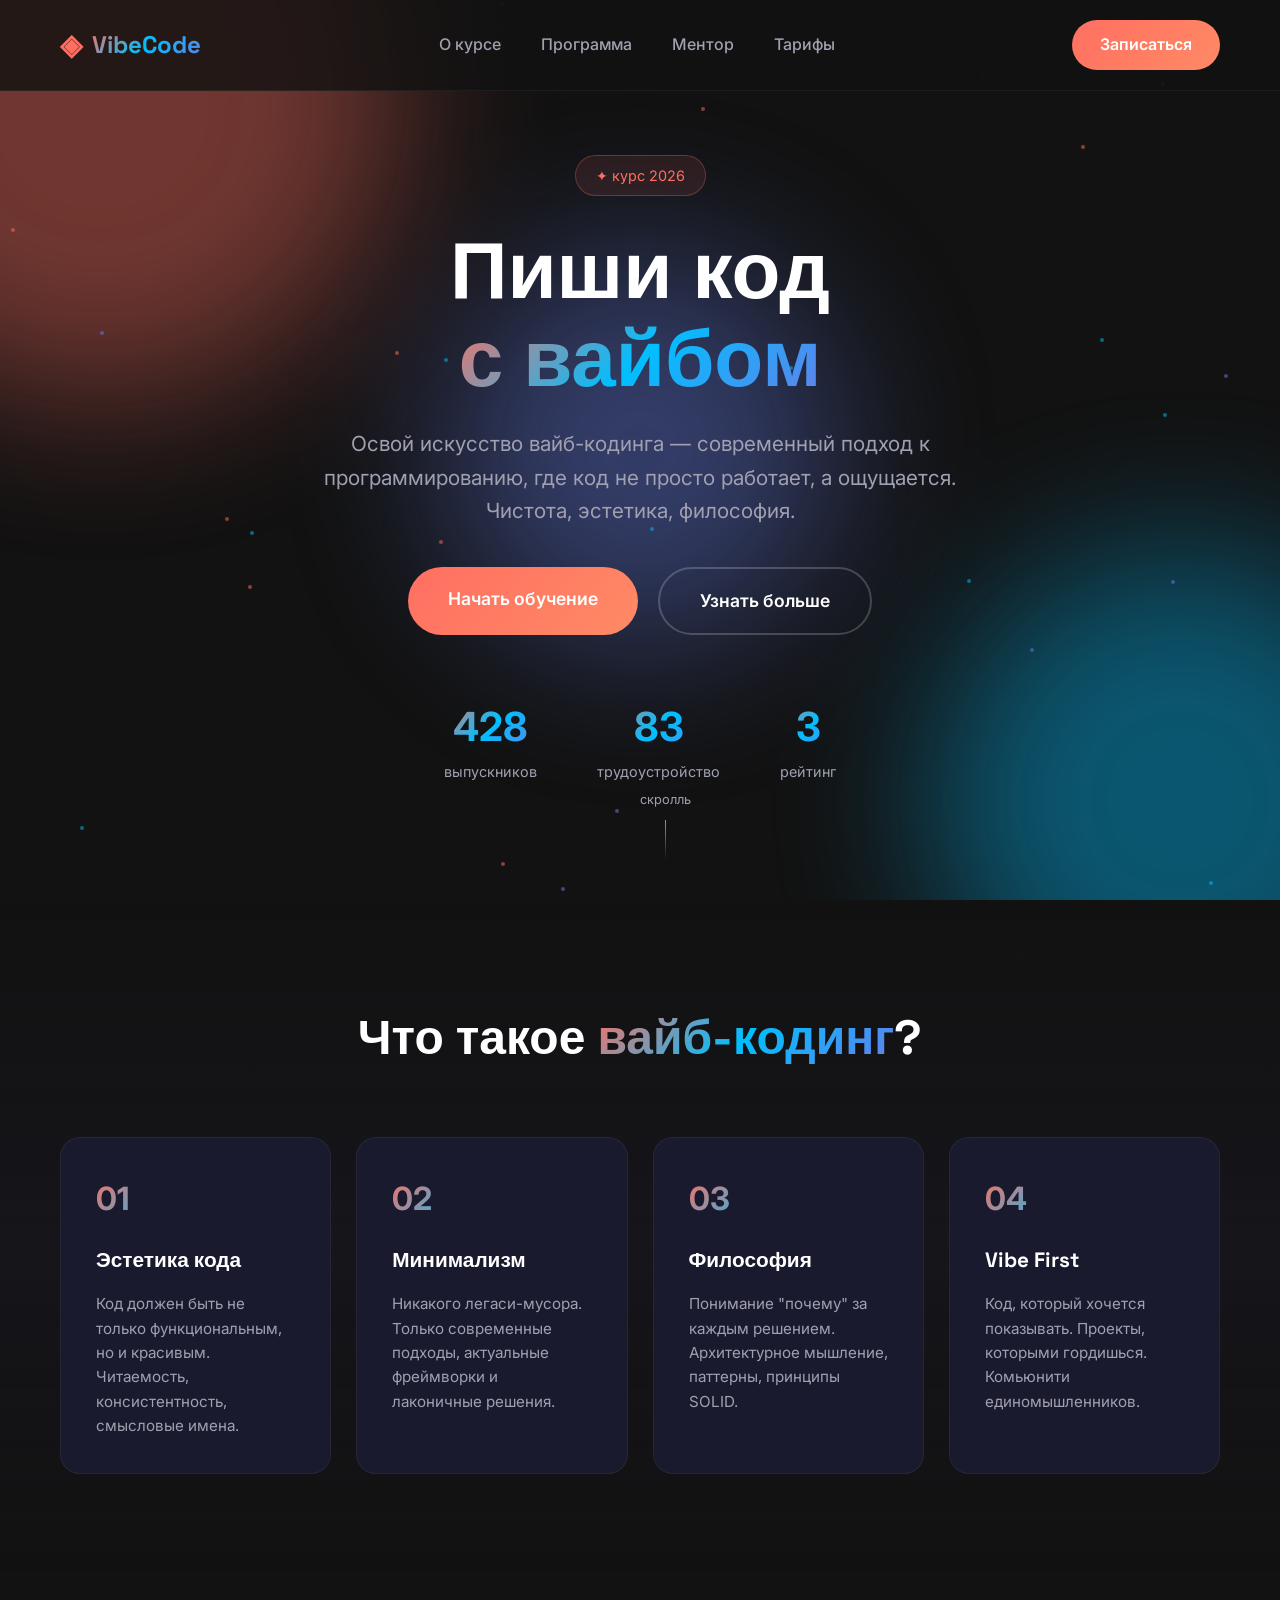
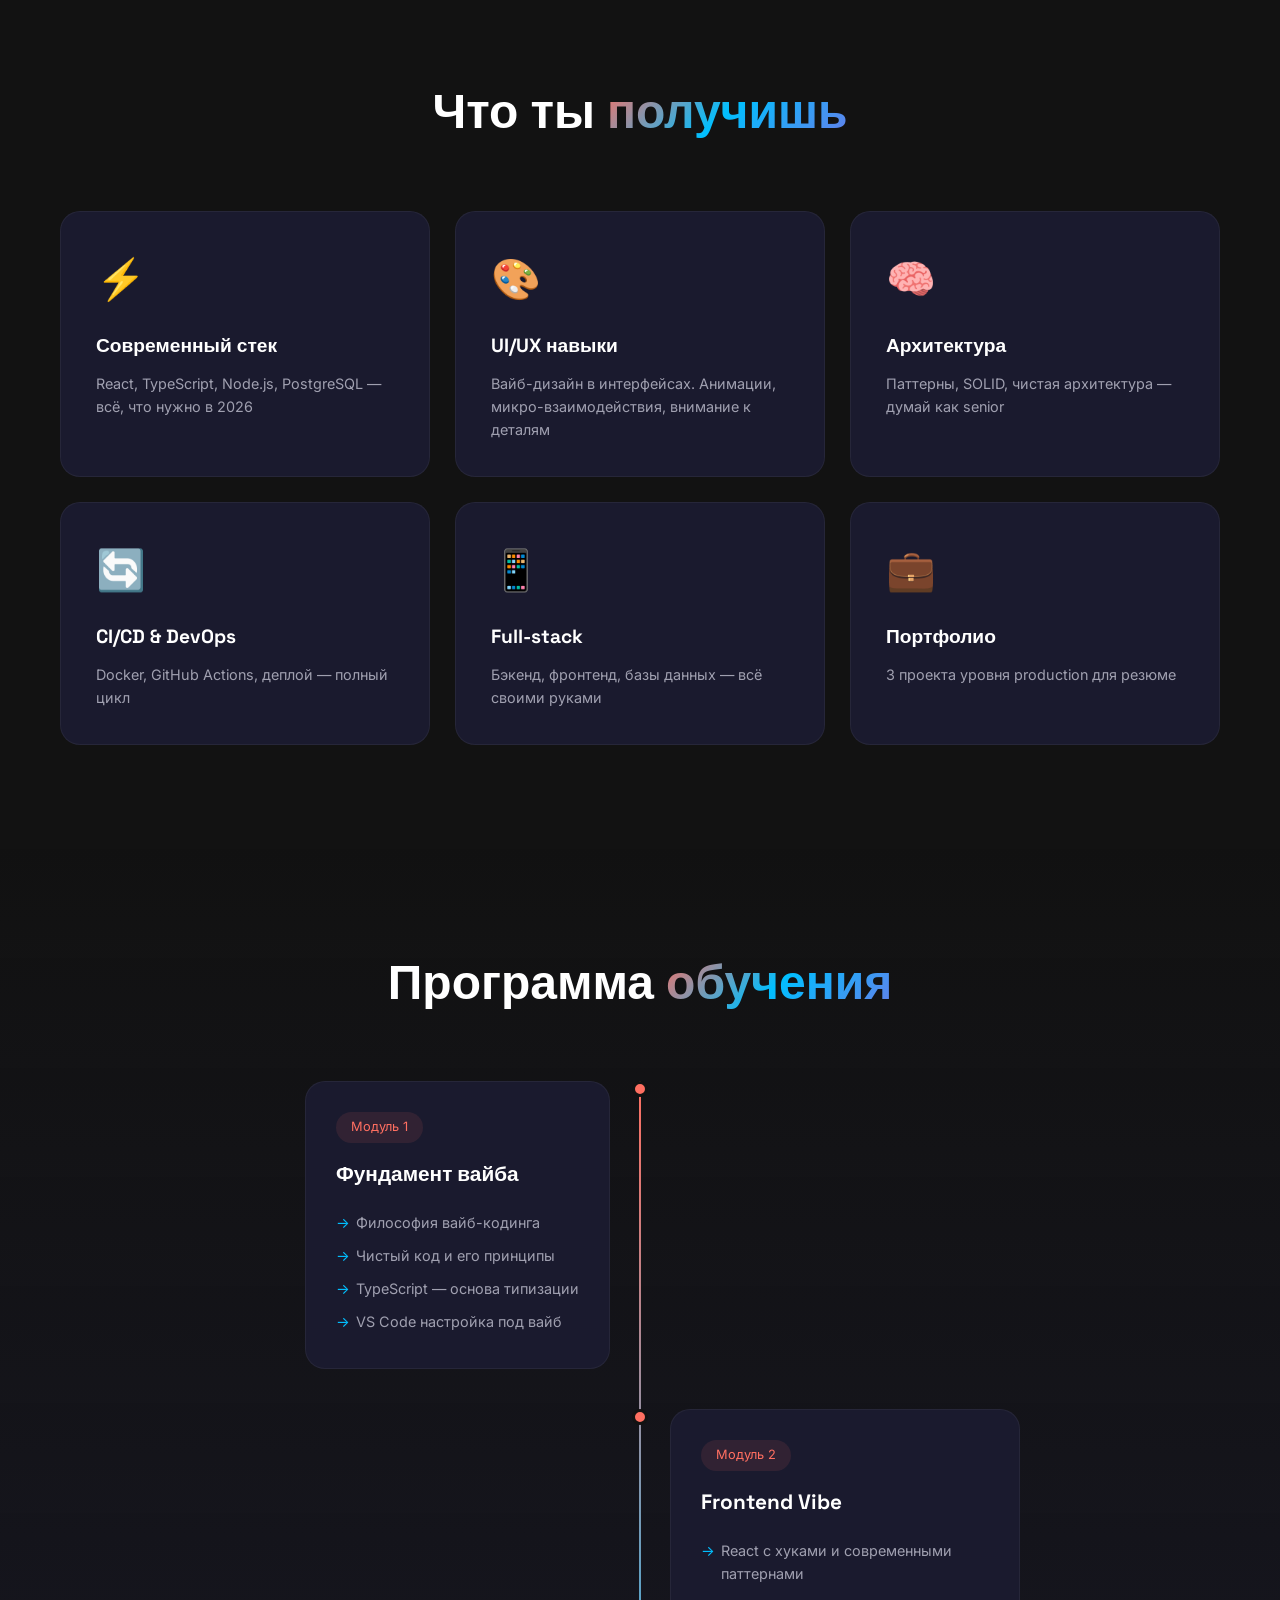
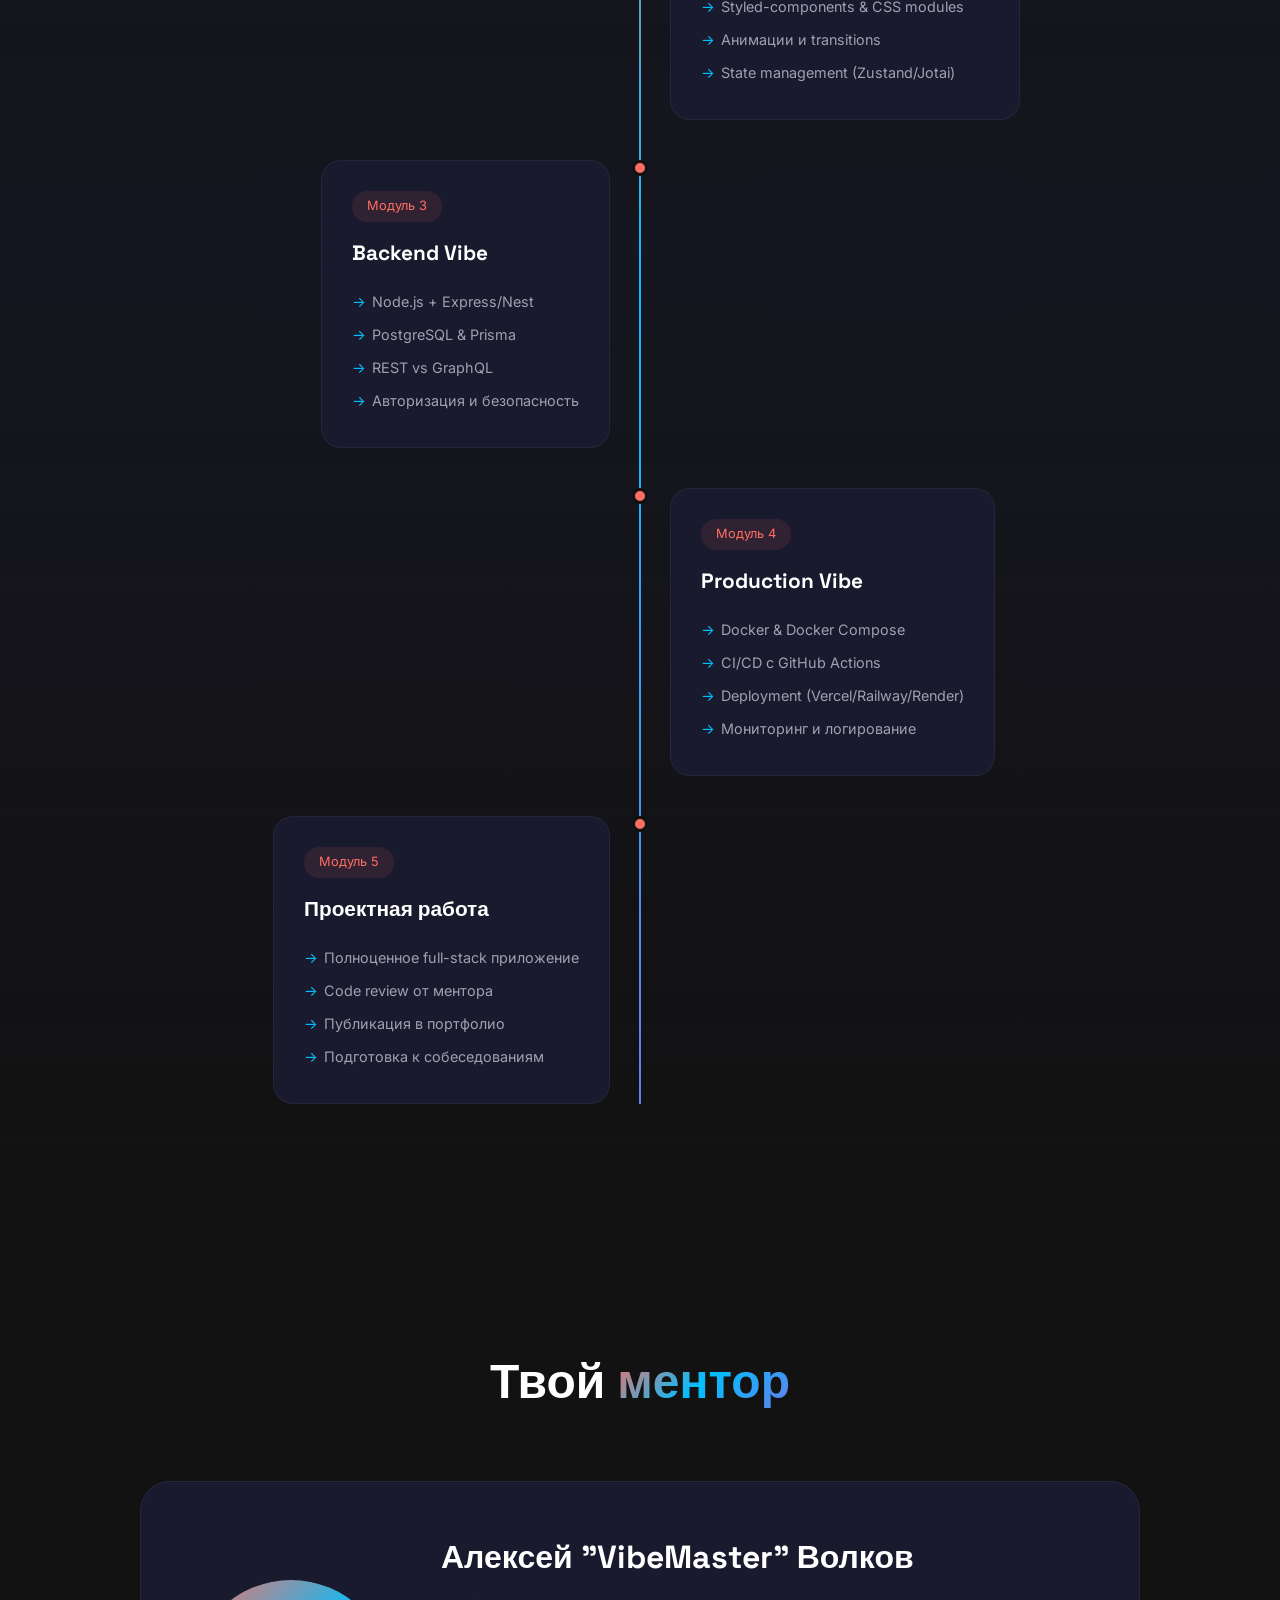
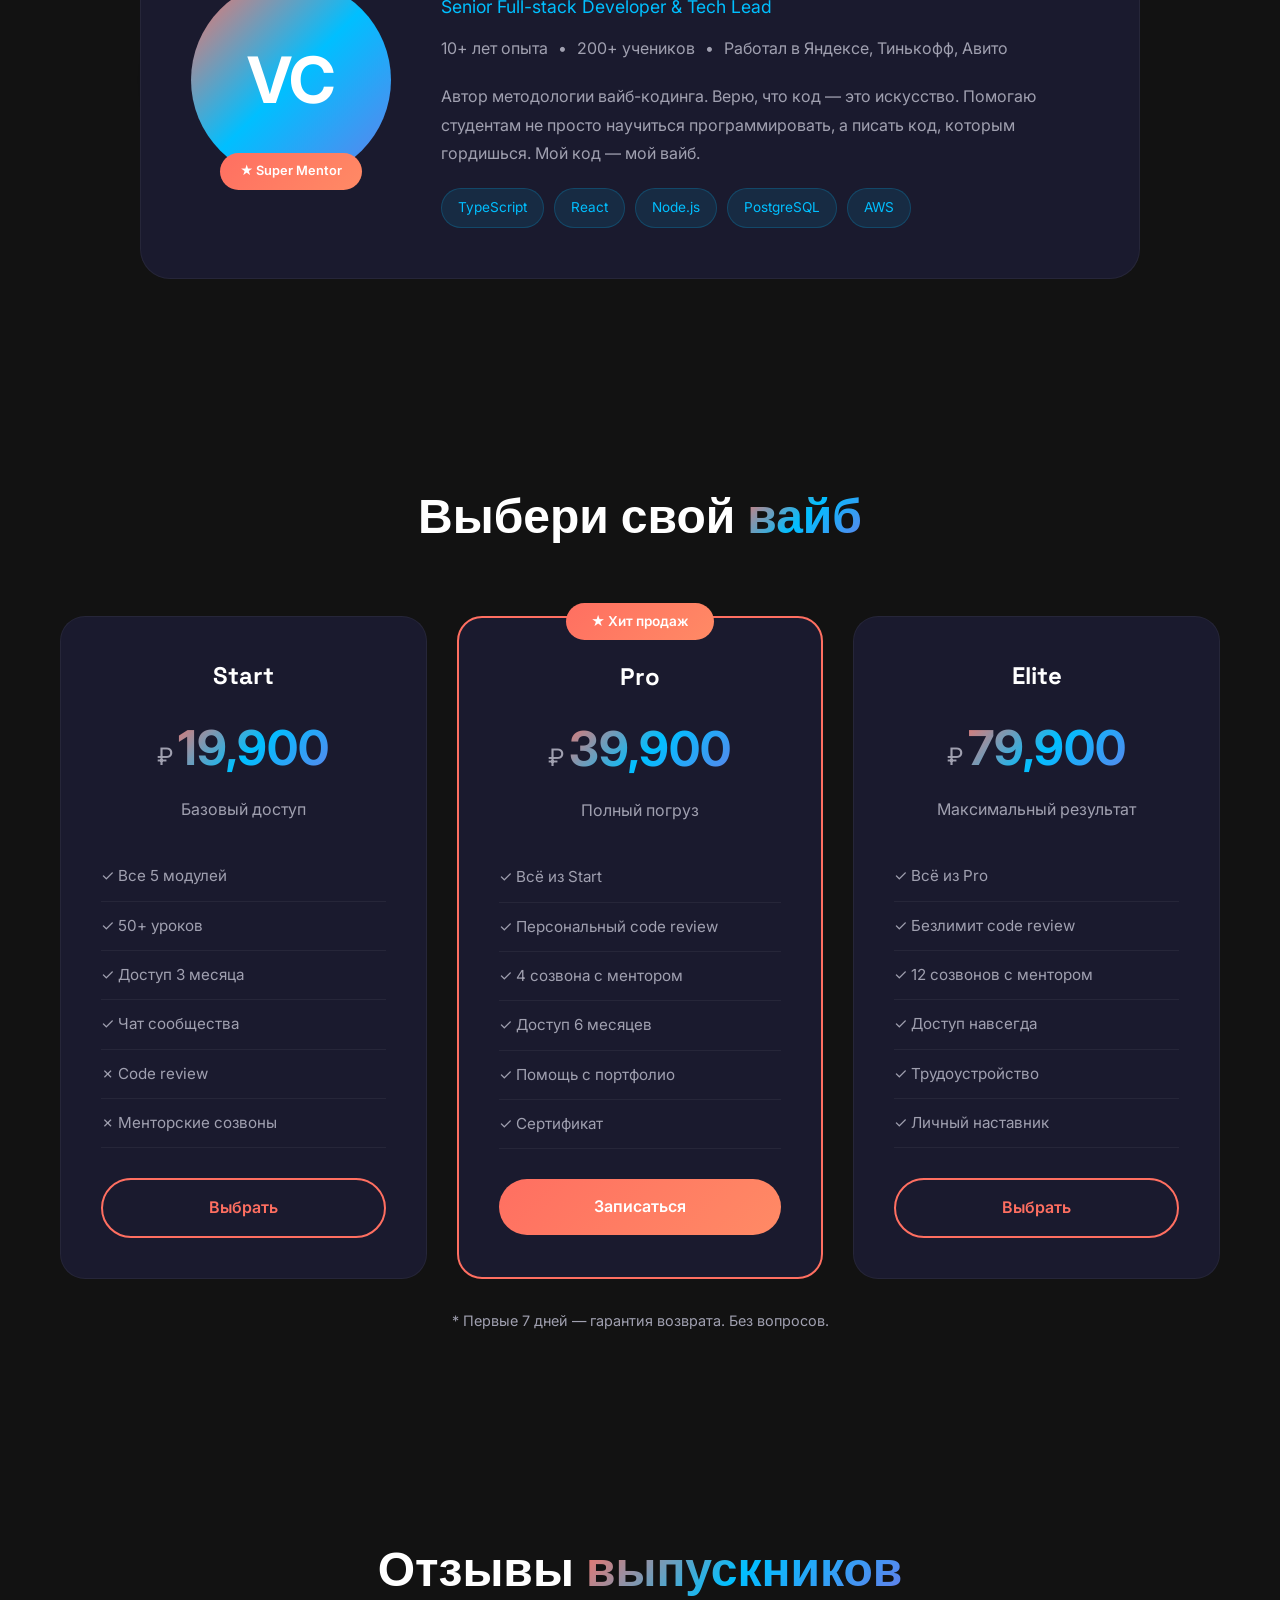
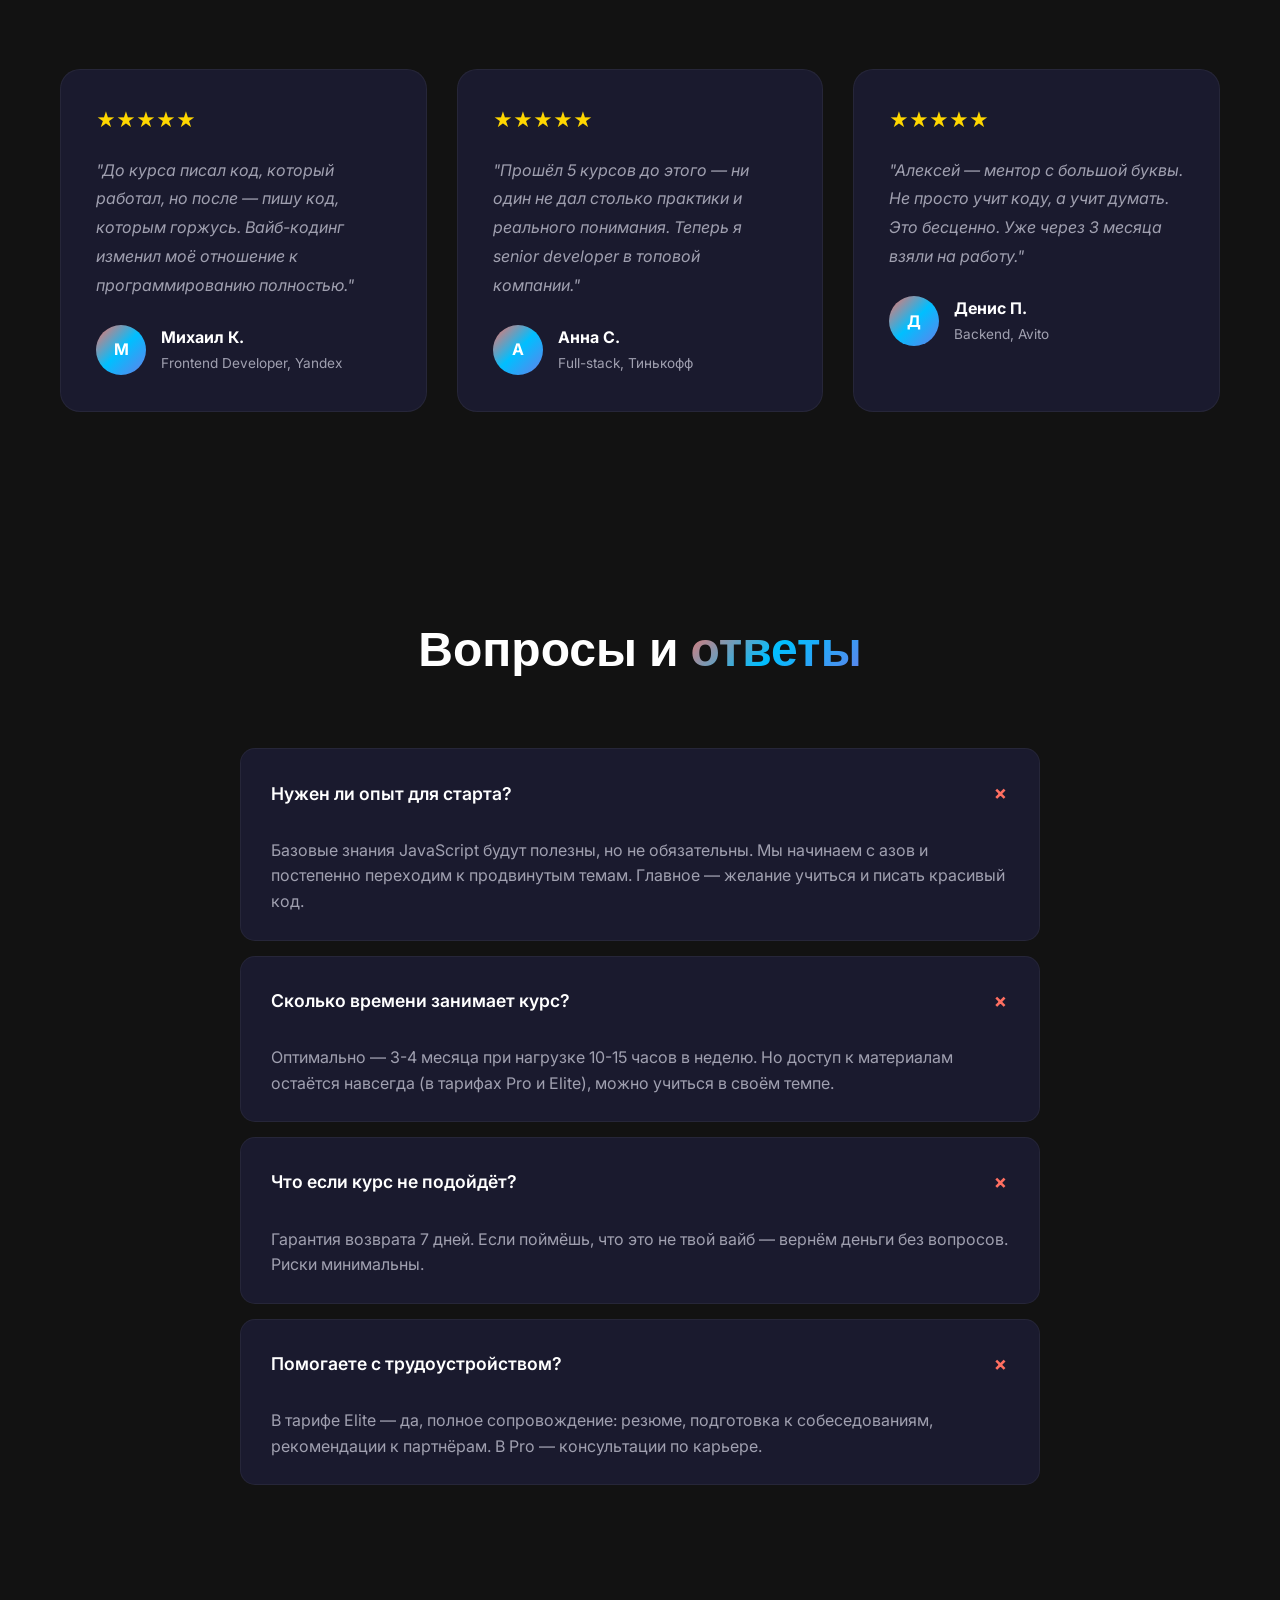
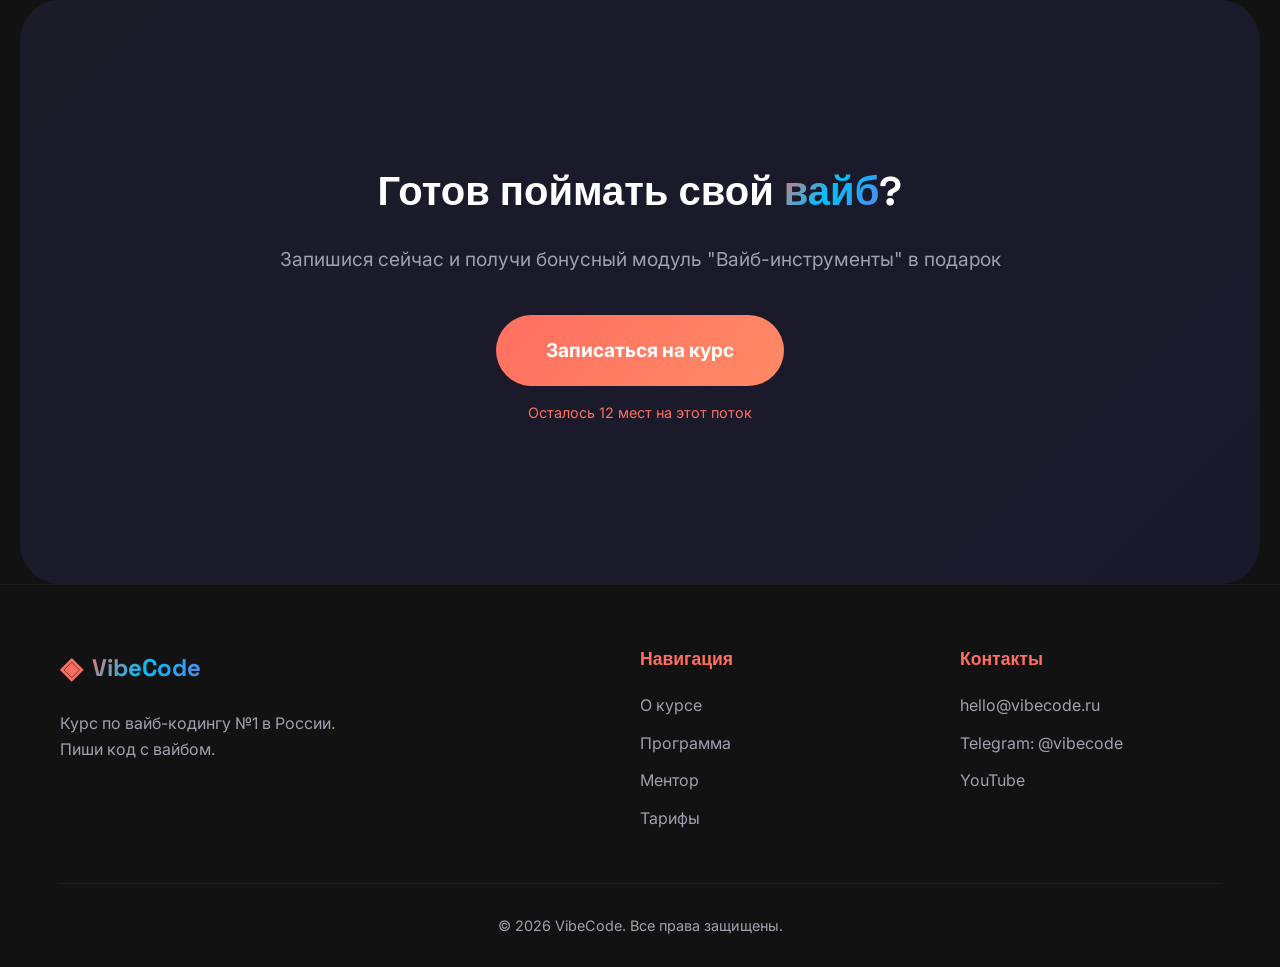
<file: CloudCodSite/index.html>
<!DOCTYPE html>
<html lang="ru">
<head>
    <meta charset="UTF-8">
    <meta name="viewport" content="width=device-width, initial-scale=1.0">
    <title>Vibe Code — Курс по вайб-кодингу</title>
    <link rel="preconnect" href="https://fonts.googleapis.com">
    <link rel="preconnect" href="https://fonts.gstatic.com" crossorigin>
    <link href="https://fonts.googleapis.com/css2?family=Space+Grotesk:wght@400;500;700&family=Inter:wght@300;400;500;600&display=swap" rel="stylesheet">
    <link rel="stylesheet" href="style.css">
</head>
<body>
    <!-- Animated Background -->
    <div class="animated-bg">
        <div class="gradient-orb orb-1"></div>
        <div class="gradient-orb orb-2"></div>
        <div class="gradient-orb orb-3"></div>
    </div>

    <!-- Navigation -->
    <nav class="navbar">
        <div class="container nav-container">
            <div class="logo">
                <span class="logo-icon">◈</span>
                <span class="logo-text">VibeCode</span>
            </div>
            <ul class="nav-links">
                <li><a href="#about">О курсе</a></li>
                <li><a href="#program">Программа</a></li>
                <li><a href="#mentor">Ментор</a></li>
                <li><a href="#pricing">Тарифы</a></li>
            </ul>
            <a href="#pricing" class="btn-nav">Записаться</a>
            <button class="mobile-menu-btn">
                <span></span>
                <span></span>
                <span></span>
            </button>
        </div>
    </nav>

    <!-- Hero Section -->
    <header class="hero">
        <div class="hero-particles" id="particles"></div>
        <div class="container hero-content">
            <div class="hero-badge">✦ курс 2026</div>
            <h1 class="hero-title">
                Пиши код<br>
                <span class="gradient-text">с вайбом</span>
            </h1>
            <p class="hero-subtitle">
                Освой искусство вайб-кодинга — современный подход к программированию, 
                где код не просто работает, а ощущается. Чистота, эстетика, философия.
            </p>
            <div class="hero-cta">
                <a href="#pricing" class="btn-glow">Начать обучение</a>
                <a href="#about" class="btn-outline">Узнать больше</a>
            </div>
            <div class="hero-stats">
                <div class="stat">
                    <span class="stat-number">500+</span>
                    <span class="stat-label">выпускников</span>
                </div>
                <div class="stat">
                    <span class="stat-number">97%</span>
                    <span class="stat-label">трудоустройство</span>
                </div>
                <div class="stat">
                    <span class="stat-number">4.9</span>
                    <span class="stat-label">рейтинг</span>
                </div>
            </div>
        </div>
        <div class="hero-scroll">
            <span>скролль</span>
            <div class="scroll-line"></div>
        </div>
    </header>

    <!-- About Section -->
    <section id="about" class="section about">
        <div class="container">
            <h2 class="section-title">Что такое <span class="gradient-text">вайб-кодинг</span>?</h2>
            <div class="about-grid">
                <div class="about-card">
                    <div class="card-icon">01</div>
                    <h3>Эстетика кода</h3>
                    <p>Код должен быть не только функциональным, но и красивым. Читаемость, консистентность, смысловые имена.</p>
                </div>
                <div class="about-card">
                    <div class="card-icon">02</div>
                    <h3>Минимализм</h3>
                    <p>Никакого легаси-мусора. Только современные подходы, актуальные фреймворки и лаконичные решения.</p>
                </div>
                <div class="about-card">
                    <div class="card-icon">03</div>
                    <h3>Философия</h3>
                    <p>Понимание "почему" за каждым решением. Архитектурное мышление, паттерны, принципы SOLID.</p>
                </div>
                <div class="about-card">
                    <div class="card-icon">04</div>
                    <h3>Vibe First</h3>
                    <p>Код, который хочется показывать. Проекты, которыми гордишься. Комьюнити единомышленников.</p>
                </div>
            </div>
        </div>
    </section>

    <!-- What You'll Learn -->
    <section class="section features">
        <div class="container">
            <h2 class="section-title">Что ты <span class="gradient-text">получишь</span></h2>
            <div class="features-grid">
                <div class="feature-card">
                    <div class="feature-icon">⚡</div>
                    <h4>Современный стек</h4>
                    <p>React, TypeScript, Node.js, PostgreSQL — всё, что нужно в 2026</p>
                </div>
                <div class="feature-card">
                    <div class="feature-icon">🎨</div>
                    <h4>UI/UX навыки</h4>
                    <p>Вайб-дизайн в интерфейсах. Анимации, микро-взаимодействия, внимание к деталям</p>
                </div>
                <div class="feature-card">
                    <div class="feature-icon">🧠</div>
                    <h4>Архитектура</h4>
                    <p>Паттерны, SOLID, чистая архитектура — думай как senior</p>
                </div>
                <div class="feature-card">
                    <div class="feature-icon">🔄</div>
                    <h4>CI/CD & DevOps</h4>
                    <p>Docker, GitHub Actions, деплой — полный цикл</p>
                </div>
                <div class="feature-card">
                    <div class="feature-icon">📱</div>
                    <h4>Full-stack</h4>
                    <p>Бэкенд, фронтенд, базы данных — всё своими руками</p>
                </div>
                <div class="feature-card">
                    <div class="feature-icon">💼</div>
                    <h4>Портфолио</h4>
                    <p>3 проекта уровня production для резюме</p>
                </div>
            </div>
        </div>
    </section>

    <!-- Program Section -->
    <section id="program" class="section program">
        <div class="container">
            <h2 class="section-title">Программа <span class="gradient-text">обучения</span></h2>
            <div class="timeline">
                <div class="timeline-item">
                    <div class="timeline-marker"></div>
                    <div class="timeline-content">
                        <span class="module-number">Модуль 1</span>
                        <h3>Фундамент вайба</h3>
                        <ul>
                            <li>Философия вайб-кодинга</li>
                            <li>Чистый код и его принципы</li>
                            <li>TypeScript — основа типизации</li>
                            <li>VS Code настройка под вайб</li>
                        </ul>
                    </div>
                </div>
                <div class="timeline-item">
                    <div class="timeline-marker"></div>
                    <div class="timeline-content">
                        <span class="module-number">Модуль 2</span>
                        <h3>Frontend Vibe</h3>
                        <ul>
                            <li>React с хуками и современными паттернами</li>
                            <li>Styled-components & CSS modules</li>
                            <li>Анимации и transitions</li>
                            <li>State management (Zustand/Jotai)</li>
                        </ul>
                    </div>
                </div>
                <div class="timeline-item">
                    <div class="timeline-marker"></div>
                    <div class="timeline-content">
                        <span class="module-number">Модуль 3</span>
                        <h3>Backend Vibe</h3>
                        <ul>
                            <li>Node.js + Express/Nest</li>
                            <li>PostgreSQL & Prisma</li>
                            <li>REST vs GraphQL</li>
                            <li>Авторизация и безопасность</li>
                        </ul>
                    </div>
                </div>
                <div class="timeline-item">
                    <div class="timeline-marker"></div>
                    <div class="timeline-content">
                        <span class="module-number">Модуль 4</span>
                        <h3>Production Vibe</h3>
                        <ul>
                            <li>Docker & Docker Compose</li>
                            <li>CI/CD с GitHub Actions</li>
                            <li>Deployment (Vercel/Railway/Render)</li>
                            <li>Мониторинг и логирование</li>
                        </ul>
                    </div>
                </div>
                <div class="timeline-item">
                    <div class="timeline-marker"></div>
                    <div class="timeline-content">
                        <span class="module-number">Модуль 5</span>
                        <h3>Проектная работа</h3>
                        <ul>
                            <li>Полноценное full-stack приложение</li>
                            <li>Code review от ментора</li>
                            <li>Публикация в портфолио</li>
                            <li>Подготовка к собеседованиям</li>
                        </ul>
                    </div>
                </div>
            </div>
        </div>
    </section>

    <!-- Mentor Section -->
    <section id="mentor" class="section mentor">
        <div class="container">
            <h2 class="section-title">Твой <span class="gradient-text">ментор</span></h2>
            <div class="mentor-card">
                <div class="mentor-image">
                    <div class="mentor-avatar">
                        <span>VC</span>
                    </div>
                    <div class="mentor-badge">★ Super Mentor</div>
                </div>
                <div class="mentor-info">
                    <h3>Алексей "VibeMaster" Волков</h3>
                    <p class="mentor-title">Senior Full-stack Developer & Tech Lead</p>
                    <div class="mentor-stats">
                        <span>10+ лет опыта</span>
                        <span>•</span>
                        <span>200+ учеников</span>
                        <span>•</span>
                        <span>Работал в Яндексе, Тинькофф, Авито</span>
                    </div>
                    <p class="mentor-bio">
                        Автор методологии вайб-кодинга. Верю, что код — это искусство. 
                        Помогаю студентам не просто научиться программировать, 
                        а писать код, которым гордишься. Мой код — мой вайб.
                    </p>
                    <div class="mentor-skills">
                        <span>TypeScript</span>
                        <span>React</span>
                        <span>Node.js</span>
                        <span>PostgreSQL</span>
                        <span>AWS</span>
                    </div>
                </div>
            </div>
        </div>
    </section>

    <!-- Pricing Section -->
    <section id="pricing" class="section pricing">
        <div class="container">
            <h2 class="section-title">Выбери свой <span class="gradient-text">вайб</span></h2>
            <div class="pricing-grid">
                <div class="pricing-card">
                    <div class="pricing-header">
                        <h3>Start</h3>
                        <div class="price">
                            <span class="price-currency">₽</span>
                            <span class="price-value">19,900</span>
                        </div>
                        <p>Базовый доступ</p>
                    </div>
                    <ul class="pricing-features">
                        <li>✓ Все 5 модулей</li>
                        <li>✓ 50+ уроков</li>
                        <li>✓ Доступ 3 месяца</li>
                        <li>✓ Чат сообщества</li>
                        <li>✗ Code review</li>
                        <li>✗ Менторские созвоны</li>
                    </ul>
                    <a href="#" class="btn-pricing" onclick="selectPlan('start')">Выбрать</a>
                </div>
                
                <div class="pricing-card featured">
                    <div class="featured-badge">★ Хит продаж</div>
                    <div class="pricing-header">
                        <h3>Pro</h3>
                        <div class="price">
                            <span class="price-currency">₽</span>
                            <span class="price-value">39,900</span>
                        </div>
                        <p>Полный погруз</p>
                    </div>
                    <ul class="pricing-features">
                        <li>✓ Всё из Start</li>
                        <li>✓ Персональный code review</li>
                        <li>✓ 4 созвона с ментором</li>
                        <li>✓ Доступ 6 месяцев</li>
                        <li>✓ Помощь с портфолио</li>
                        <li>✓ Сертификат</li>
                    </ul>
                    <a href="#" class="btn-pricing glow" onclick="selectPlan('pro')">Записаться</a>
                </div>
                
                <div class="pricing-card">
                    <div class="pricing-header">
                        <h3>Elite</h3>
                        <div class="price">
                            <span class="price-currency">₽</span>
                            <span class="price-value">79,900</span>
                        </div>
                        <p>Максимальный результат</p>
                    </div>
                    <ul class="pricing-features">
                        <li>✓ Всё из Pro</li>
                        <li>✓ Безлимит code review</li>
                        <li>✓ 12 созвонов с ментором</li>
                        <li>✓ Доступ навсегда</li>
                        <li>✓ Трудоустройство</li>
                        <li>✓ Личный наставник</li>
                    </ul>
                    <a href="#" class="btn-pricing" onclick="selectPlan('elite')">Выбрать</a>
                </div>
            </div>
            <p class="pricing-note">* Первые 7 дней — гарантия возврата. Без вопросов.</p>
        </div>
    </section>

    <!-- Testimonials -->
    <section class="section testimonials">
        <div class="container">
            <h2 class="section-title">Отзывы <span class="gradient-text">выпускников</span></h2>
            <div class="testimonials-grid">
                <div class="testimonial-card">
                    <div class="testimonial-rating">★★★★★</div>
                    <p>"До курса писал код, который работал, но после — пишу код, которым горжусь. Вайб-кодинг изменил моё отношение к программированию полностью."</p>
                    <div class="testimonial-author">
                        <div class="author-avatar">М</div>
                        <div>
                            <strong>Михаил К.</strong>
                            <span>Frontend Developer, Yandex</span>
                        </div>
                    </div>
                </div>
                <div class="testimonial-card">
                    <div class="testimonial-rating">★★★★★</div>
                    <p>"Прошёл 5 курсов до этого — ни один не дал столько практики и реального понимания. Теперь я senior developer в топовой компании."</p>
                    <div class="testimonial-author">
                        <div class="author-avatar">А</div>
                        <div>
                            <strong>Анна С.</strong>
                            <span>Full-stack, Тинькофф</span>
                        </div>
                    </div>
                </div>
                <div class="testimonial-card">
                    <div class="testimonial-rating">★★★★★</div>
                    <p>"Алексей — ментор с большой буквы. Не просто учит коду, а учит думать. Это бесценно. Уже через 3 месяца взяли на работу."</p>
                    <div class="testimonial-author">
                        <div class="author-avatar">Д</div>
                        <div>
                            <strong>Денис П.</strong>
                            <span>Backend, Avito</span>
                        </div>
                    </div>
                </div>
            </div>
        </div>
    </section>

    <!-- FAQ -->
    <section class="section faq">
        <div class="container">
            <h2 class="section-title">Вопросы и <span class="gradient-text">ответы</span></h2>
            <div class="faq-list">
                <div class="faq-item">
                    <div class="faq-question">
                        <span>Нужен ли опыт для старта?</span>
                        <span class="faq-icon">+</span>
                    </div>
                    <div class="faq-answer">
                        <p>Базовые знания JavaScript будут полезны, но не обязательны. Мы начинаем с азов и постепенно переходим к продвинутым темам. Главное — желание учиться и писать красивый код.</p>
                    </div>
                </div>
                <div class="faq-item">
                    <div class="faq-question">
                        <span>Сколько времени занимает курс?</span>
                        <span class="faq-icon">+</span>
                    </div>
                    <div class="faq-answer">
                        <p>Оптимально — 3-4 месяца при нагрузке 10-15 часов в неделю. Но доступ к материалам остаётся навсегда (в тарифах Pro и Elite), можно учиться в своём темпе.</p>
                    </div>
                </div>
                <div class="faq-item">
                    <div class="faq-question">
                        <span>Что если курс не подойдёт?</span>
                        <span class="faq-icon">+</span>
                    </div>
                    <div class="faq-answer">
                        <p>Гарантия возврата 7 дней. Если поймёшь, что это не твой вайб — вернём деньги без вопросов. Риски минимальны.</p>
                    </div>
                </div>
                <div class="faq-item">
                    <div class="faq-question">
                        <span>Помогаете с трудоустройством?</span>
                        <span class="faq-icon">+</span>
                    </div>
                    <div class="faq-answer">
                        <p>В тарифе Elite — да, полное сопровождение: резюме, подготовка к собеседованиям, рекомендации к партнёрам. В Pro — консультации по карьере.</p>
                    </div>
                </div>
            </div>
        </div>
    </section>

    <!-- CTA Section -->
    <section class="section cta">
        <div class="container">
            <div class="cta-content">
                <h2>Готов поймать свой <span class="gradient-text">вайб</span>?</h2>
                <p>Запишися сейчас и получи бонусный модуль "Вайб-инструменты" в подарок</p>
                <div class="cta-buttons">
                    <a href="#pricing" class="btn-cta-primary">Записаться на курс</a>
                    <span class="cta-note">Осталось 12 мест на этот поток</span>
                </div>
            </div>
        </div>
    </section>

    <!-- Footer -->
    <footer class="footer">
        <div class="container">
            <div class="footer-main">
                <div class="footer-brand">
                    <div class="logo">
                        <span class="logo-icon">◈</span>
                        <span class="logo-text">VibeCode</span>
                    </div>
                    <p>Курс по вайб-кодингу №1 в России. Пиши код с вайбом.</p>
                </div>
                <div class="footer-links">
                    <h4>Навигация</h4>
                    <ul>
                        <li><a href="#about">О курсе</a></li>
                        <li><a href="#program">Программа</a></li>
                        <li><a href="#mentor">Ментор</a></li>
                        <li><a href="#pricing">Тарифы</a></li>
                    </ul>
                </div>
                <div class="footer-links">
                    <h4>Контакты</h4>
                    <ul>
                        <li><a href="mailto:hello@vibecode.ru">hello@vibecode.ru</a></li>
                        <li><a href="#">Telegram: @vibecode</a></li>
                        <li><a href="#">YouTube</a></li>
                    </ul>
                </div>
            </div>
            <div class="footer-bottom">
                <p>© 2026 VibeCode. Все права защищены.</p>
            </div>
        </div>
    </footer>

    <script src="script.js"></script>
</body>
</html>
</file>
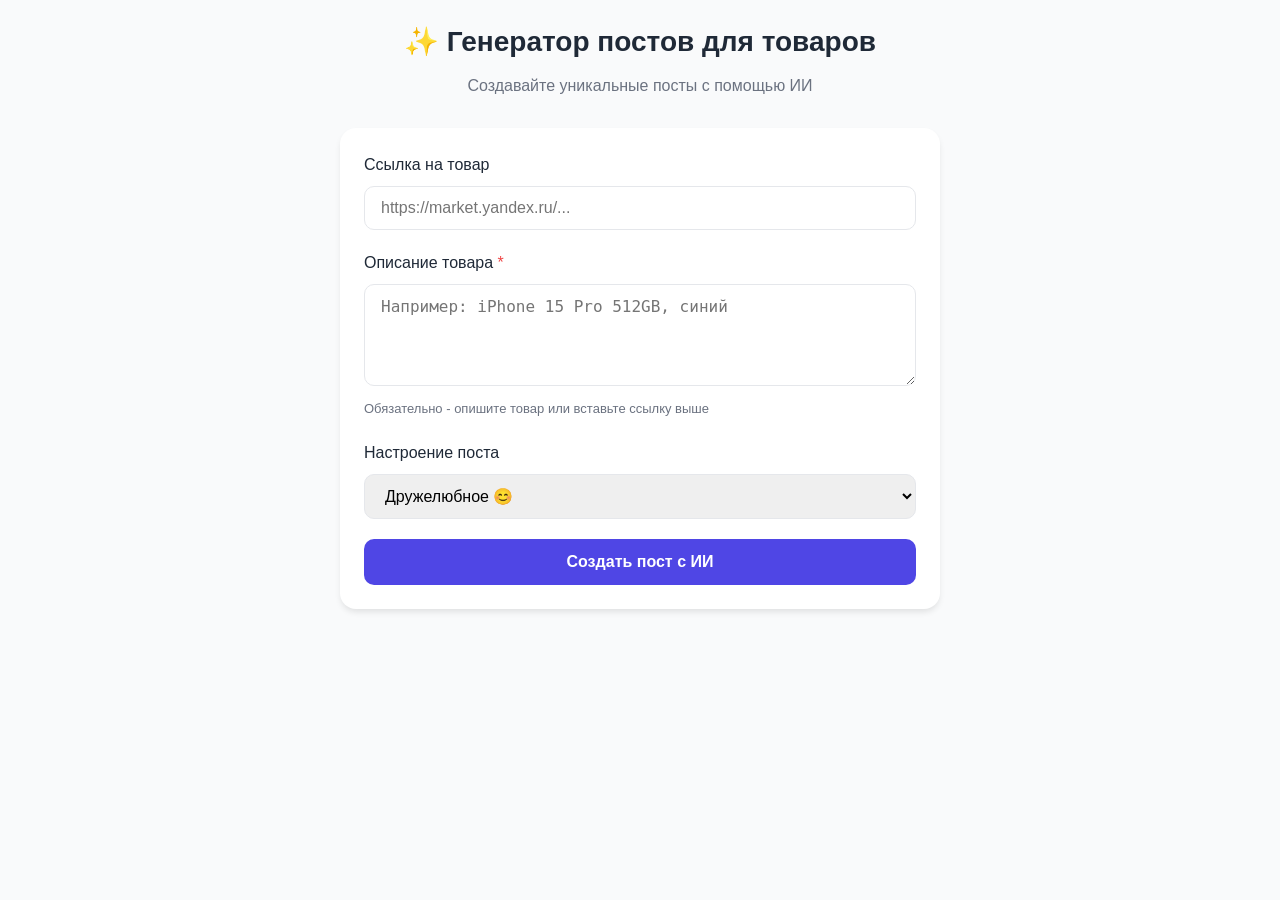
<file: SiteGenerationPost/templates/index.html>
<!DOCTYPE html>
<html lang="ru">
<head>
    <meta charset="UTF-8">
    <meta name="viewport" content="width=device-width, initial-scale=1.0">
    <title>Генератор постов для товаров</title>
    <style>
        :root {
            --primary-color: #4F46E5;
            --primary-hover: #4338CA;
            --bg-color: #F9FAFB;
            --card-bg: #FFFFFF;
            --text-color: #1F2937;
            --text-secondary: #6B7280;
            --border-color: #E5E7EB;
            --success-color: #10B981;
            --error-color: #EF4444;
        }

        * { box-sizing: border-box; margin: 0; padding: 0; }

        body {
            font-family: -apple-system, BlinkMacSystemFont, 'Segoe UI', Roboto, sans-serif;
            background-color: var(--bg-color);
            color: var(--text-color);
            line-height: 1.6;
            min-height: 100vh;
            display: flex;
            justify-content: center;
            padding: 20px;
        }

        .container { max-width: 600px; width: 100%; }

        .header { text-align: center; margin-bottom: 30px; }
        .header h1 { font-size: 28px; margin-bottom: 8px; }
        .header p { color: var(--text-secondary); font-size: 16px; }

        .card {
            background: var(--card-bg);
            border-radius: 16px;
            padding: 24px;
            box-shadow: 0 4px 6px -1px rgba(0, 0, 0, 0.1);
            margin-bottom: 20px;
        }

        .form-group { margin-bottom: 20px; }
        .form-group label { display: block; font-weight: 500; margin-bottom: 8px; }
        .form-group .required { color: var(--error-color); }

        .form-group input, .form-group select, .form-group textarea {
            width: 100%;
            padding: 12px 16px;
            border: 1px solid var(--border-color);
            border-radius: 10px;
            font-size: 16px;
        }

        .form-group textarea { min-height: 100px; resize: vertical; }
        .form-group .hint { font-size: 13px; color: var(--text-secondary); margin-top: 6px; }

        .btn-generate {
            width: 100%;
            padding: 14px 24px;
            background-color: var(--primary-color);
            color: white;
            border: none;
            border-radius: 10px;
            font-size: 16px;
            font-weight: 600;
            cursor: pointer;
        }

        .btn-generate:hover { background-color: var(--primary-hover); }
        .btn-generate:disabled { background-color: #9CA3AF; cursor: not-allowed; }

        .error-message {
            background-color: #FEF2F2;
            color: var(--error-color);
            padding: 12px 16px;
            border-radius: 8px;
            margin-bottom: 20px;
            display: none;
        }
        .error-message.show { display: block; }

        .result-card {
            background: var(--card-bg);
            border-radius: 16px;
            padding: 24px;
            box-shadow: 0 4px 6px -1px rgba(0, 0, 0, 0.1);
            display: none;
        }
        .result-card.show { display: block; }

        .result-header h2 { font-size: 20px; margin-bottom: 16px; }

        .link-status {
            font-size: 13px;
            padding: 6px 10px;
            border-radius: 6px;
            margin-bottom: 12px;
            display: none;
        }
        .link-status.success { display: block; background-color: #D1FAE5; color: #065F46; }
        .link-status.warning { display: block; background-color: #FEF3C7; color: #92400E; }

        .post-content {
            background-color: #F3F4F6;
            padding: 16px;
            border-radius: 10px;
            white-space: pre-wrap;
            font-size: 15px;
            line-height: 1.7;
            margin-bottom: 16px;
        }

        .btn-copy {
            display: inline-flex;
            align-items: center;
            gap: 8px;
            padding: 12px 20px;
            background-color: var(--success-color);
            color: white;
            border: none;
            border-radius: 10px;
            font-size: 15px;
            cursor: pointer;
        }

        .copy-message {
            display: none;
            color: var(--success-color);
            font-weight: 500;
            margin-left: 12px;
        }
        .copy-message.show { display: inline; }

        .spinner {
            display: inline-block;
            width: 20px;
            height: 20px;
            border: 3px solid rgba(255,255,255,0.3);
            border-radius: 50%;
            border-top-color: white;
            animation: spin 1s ease-in-out infinite;
            margin-right: 8px;
            vertical-align: middle;
        }

        @keyframes spin { to { transform: rotate(360deg); } }
    </style>
</head>
<body>
    <div class="container">
        <div class="header">
            <h1>✨ Генератор постов для товаров</h1>
            <p>Создавайте уникальные посты с помощью ИИ</p>
        </div>

        <div class="card">
            <div class="error-message" id="errorMessage"></div>

            <div class="form-group">
                <label for="productUrl">Ссылка на товар</label>
                <input type="url" id="productUrl" placeholder="https://market.yandex.ru/...">
            </div>

            <div class="form-group">
                <label for="productDescription">Описание товара <span class="required">*</span></label>
                <textarea id="productDescription" rows="4" placeholder="Например: iPhone 15 Pro 512GB, синий"></textarea>
                <div class="hint">Обязательно - опишите товар или вставьте ссылку выше</div>
            </div>

            <div class="form-group">
                <label for="tone">Настроение поста</label>
                <select id="tone">
                    <option value="friendly">Дружелюбное 😊</option>
                    <option value="energetic">Энергичное 🔥</option>
                    <option value="humor_soft">С юмором (мягкий) 😄</option>
                    <option value="humor_irony">С юмором (ирония) 😏</option>
                    <option value="humor_crazy">С юмором (экстрим) 🤪</option>
                    <option value="curious">Интригующее 🤔</option>
                    <option value="inspirational">Вдохновляющее 🌟</option>
                    <option value="romantic">Романтичное 💕</option>
                    <option value="urgent">Срочное ⏰</option>
                    <option value="trust">Надёжное 🤝</option>
                    <option value="professional">Профессиональное 💼</option>
                    <option value="luxury">Премиум ✨</option>
                    <option value="expert">Экспертное 🎓</option>
                    <option value="fun">Развлекательное 🎉</option>
                    <option value="minimal">Краткое 📝</option>
                </select>
            </div>

            <button class="btn-generate" id="generateBtn">Создать пост с ИИ</button>
        </div>

        <div class="result-card" id="resultCard">
            <div class="result-header">
                <h2>✅ Готовый пост</h2>
            </div>
            <div class="link-status" id="linkStatus"></div>
            <div class="post-content" id="postContent"></div>
            <button class="btn-copy" id="copyBtn">📋 Скопировать пост</button>
            <span class="copy-message" id="copyMessage">Пост скопирован!</span>
        </div>
    </div>

    <script>
        const generateBtn = document.getElementById('generateBtn');
        const copyBtn = document.getElementById('copyBtn');
        const resultCard = document.getElementById('resultCard');
        const postContent = document.getElementById('postContent');
        const copyMessage = document.getElementById('copyMessage');
        const errorMessage = document.getElementById('errorMessage');
        const linkStatus = document.getElementById('linkStatus');

        async function generatePost() {
            generateBtn.disabled = true;
            generateBtn.innerHTML = '<span class="spinner"></span> Генерация...';

            errorMessage.classList.remove('show');
            resultCard.classList.remove('show');

            const productUrl = document.getElementById('productUrl').value;
            const productDescription = document.getElementById('productDescription').value;
            const tone = document.getElementById('tone').value;

            if (!productDescription) {
                errorMessage.textContent = 'Добавьте описание товара';
                errorMessage.classList.add('show');
                generateBtn.disabled = false;
                generateBtn.textContent = 'Создать пост с ИИ';
                return;
            }

            try {
                const response = await fetch('/generate', {
                    method: 'POST',
                    headers: { 'Content-Type': 'application/json' },
                    body: JSON.stringify({
                        product_url: productUrl,
                        product_description: productDescription,
                        tone: tone
                    })
                });

                const data = await response.json();

                if (data.success) {
                    postContent.textContent = data.post;
                    resultCard.classList.add('show');
                    
                    linkStatus.className = 'link-status';
                    if (data.link_read) {
                        linkStatus.textContent = '✅ Ссылка считана!';
                        linkStatus.classList.add('success');
                    } else {
                        linkStatus.textContent = '⚠️ Использовано описание';
                        linkStatus.classList.add('warning');
                    }
                } else {
                    errorMessage.textContent = data.error || 'Ошибка генерации';
                    errorMessage.classList.add('show');
                }

            } catch (error) {
                errorMessage.textContent = 'Ошибка: ' + error.message;
                errorMessage.classList.add('show');
            }

            generateBtn.disabled = false;
            generateBtn.textContent = 'Создать пост с ИИ';
        }

        function copyPost() {
            const text = postContent.textContent;
            navigator.clipboard.writeText(text).then(() => {
                copyMessage.classList.add('show');
                setTimeout(() => copyMessage.classList.remove('show'), 2000);
            }).catch(() => {
                copyMessage.textContent = 'Не скопировалось';
                copyMessage.classList.add('show');
                setTimeout(() => copyMessage.classList.remove('show'), 2000);
            });
        }

        generateBtn.addEventListener('click', generatePost);
        copyBtn.addEventListener('click', copyPost);
    </script>
</body>
</html>
</file>
<file: CloudCodSite/style.css>
/* CSS Variables */
:root {
    --primary: #1E1E2F;
    --accent-peach: #FF6F61;
    --accent-blue: #00BFFF;
    --bg-dark: #121212;
    --bg-card: #1A1A2E;
    --text-primary: #FFFFFF;
    --text-secondary: #A0A0B0;
    --gradient-peach: linear-gradient(135deg, #FF6F61 0%, #FF8A65 100%);
    --gradient-blue: linear-gradient(135deg, #00BFFF 0%, #00D4FF 100%);
    --gradient-purple: linear-gradient(135deg, #667eea 0%, #764ba2 100%);
    --gradient-main: linear-gradient(135deg, #FF6F61 0%, #00BFFF 50%, #667eea 100%);
}

/* Reset */
* {
    margin: 0;
    padding: 0;
    box-sizing: border-box;
}

html {
    scroll-behavior: smooth;
}

body {
    font-family: 'Inter', -apple-system, BlinkMacSystemFont, sans-serif;
    background-color: var(--bg-dark);
    color: var(--text-primary);
    line-height: 1.6;
    overflow-x: hidden;
}

.container {
    max-width: 1200px;
    margin: 0 auto;
    padding: 0 20px;
}

/* Animated Background */
.animated-bg {
    position: fixed;
    top: 0;
    left: 0;
    width: 100%;
    height: 100%;
    pointer-events: none;
    z-index: 0;
    overflow: hidden;
}

.gradient-orb {
    position: absolute;
    border-radius: 50%;
    filter: blur(80px);
    opacity: 0.4;
    animation: float 20s ease-in-out infinite;
}

.orb-1 {
    width: 600px;
    height: 600px;
    background: var(--accent-peach);
    top: -200px;
    left: -200px;
    animation-delay: 0s;
}

.orb-2 {
    width: 500px;
    height: 500px;
    background: var(--accent-blue);
    bottom: -150px;
    right: -150px;
    animation-delay: -7s;
}

.orb-3 {
    width: 400px;
    height: 400px;
    background: #667eea;
    top: 50%;
    left: 50%;
    transform: translate(-50%, -50%);
    animation-delay: -14s;
}

@keyframes float {
    0%, 100% {
        transform: translate(0, 0) scale(1);
    }
    25% {
        transform: translate(50px, -50px) scale(1.1);
    }
    50% {
        transform: translate(-30px, 30px) scale(0.9);
    }
    75% {
        transform: translate(-50px, -30px) scale(1.05);
    }
}

/* Typography */
h1, h2, h3, h4 {
    font-family: 'Space Grotesk', sans-serif;
    font-weight: 700;
}

.gradient-text {
    background: var(--gradient-main);
    -webkit-background-clip: text;
    -webkit-text-fill-color: transparent;
    background-clip: text;
}

.section-title {
    font-size: 3rem;
    text-align: center;
    margin-bottom: 60px;
}

/* Navigation */
.navbar {
    position: fixed;
    top: 0;
    left: 0;
    width: 100%;
    padding: 20px 0;
    z-index: 1000;
    background: rgba(18, 18, 18, 0.8);
    backdrop-filter: blur(20px);
    border-bottom: 1px solid rgba(255, 255, 255, 0.05);
    transition: all 0.3s ease;
}

.navbar.scrolled {
    padding: 15px 0;
    background: rgba(18, 18, 18, 0.95);
}

.nav-container {
    display: flex;
    align-items: center;
    justify-content: space-between;
}

.logo {
    display: flex;
    align-items: center;
    gap: 10px;
    font-family: 'Space Grotesk', sans-serif;
    font-size: 1.5rem;
    font-weight: 700;
}

.logo-icon {
    color: var(--accent-peach);
    font-size: 1.8rem;
}

.logo-text {
    background: var(--gradient-main);
    -webkit-background-clip: text;
    -webkit-text-fill-color: transparent;
    background-clip: text;
}

.nav-links {
    display: flex;
    list-style: none;
    gap: 40px;
}

.nav-links a {
    color: var(--text-secondary);
    text-decoration: none;
    font-weight: 500;
    transition: color 0.3s;
    position: relative;
}

.nav-links a::after {
    content: '';
    position: absolute;
    bottom: -5px;
    left: 0;
    width: 0;
    height: 2px;
    background: var(--gradient-main);
    transition: width 0.3s;
}

.nav-links a:hover {
    color: var(--text-primary);
}

.nav-links a:hover::after {
    width: 100%;
}

.btn-nav {
    padding: 12px 28px;
    background: var(--gradient-peach);
    color: white;
    text-decoration: none;
    border-radius: 30px;
    font-weight: 600;
    transition: transform 0.3s, box-shadow 0.3s;
}

.btn-nav:hover {
    transform: translateY(-2px);
    box-shadow: 0 10px 30px rgba(255, 111, 97, 0.4);
}

.mobile-menu-btn {
    display: none;
    flex-direction: column;
    gap: 5px;
    background: none;
    border: none;
    cursor: pointer;
    padding: 5px;
}

.mobile-menu-btn span {
    width: 25px;
    height: 2px;
    background: var(--text-primary);
    transition: all 0.3s;
}

/* Hero Section */
.hero {
    min-height: 100vh;
    display: flex;
    align-items: center;
    position: relative;
    padding: 120px 0 80px;
    z-index: 1;
}

.hero-particles {
    position: absolute;
    top: 0;
    left: 0;
    width: 100%;
    height: 100%;
    pointer-events: none;
}

.particle {
    position: absolute;
    width: 4px;
    height: 4px;
    background: var(--accent-blue);
    border-radius: 50%;
    opacity: 0.5;
    animation: particleFloat 10s ease-in-out infinite;
}

@keyframes particleFloat {
    0%, 100% { transform: translateY(0) rotate(0deg); opacity: 0.5; }
    50% { transform: translateY(-100px) rotate(180deg); opacity: 0.2; }
}

.hero-content {
    text-align: center;
    max-width: 900px;
    margin: 0 auto;
}

.hero-badge {
    display: inline-block;
    padding: 8px 20px;
    background: rgba(255, 111, 97, 0.1);
    border: 1px solid rgba(255, 111, 97, 0.3);
    border-radius: 30px;
    font-size: 0.9rem;
    color: var(--accent-peach);
    margin-bottom: 30px;
    animation: fadeInUp 0.8s ease-out;
}

.hero-title {
    font-size: 5rem;
    line-height: 1.1;
    margin-bottom: 25px;
    animation: fadeInUp 0.8s ease-out 0.2s both;
}

.hero-subtitle {
    font-size: 1.3rem;
    color: var(--text-secondary);
    max-width: 700px;
    margin: 0 auto 40px;
    animation: fadeInUp 0.8s ease-out 0.4s both;
}

.hero-cta {
    display: flex;
    gap: 20px;
    justify-content: center;
    margin-bottom: 60px;
    animation: fadeInUp 0.8s ease-out 0.6s both;
}

.btn-glow {
    padding: 18px 40px;
    background: var(--gradient-peach);
    color: white;
    text-decoration: none;
    border-radius: 50px;
    font-weight: 600;
    font-size: 1.1rem;
    transition: all 0.3s;
    position: relative;
    overflow: hidden;
}

.btn-glow::before {
    content: '';
    position: absolute;
    top: 0;
    left: -100%;
    width: 100%;
    height: 100%;
    background: linear-gradient(90deg, transparent, rgba(255,255,255,0.3), transparent);
    transition: left 0.5s;
}

.btn-glow:hover::before {
    left: 100%;
}

.btn-glow:hover {
    transform: translateY(-3px);
    box-shadow: 0 15px 40px rgba(255, 111, 97, 0.5);
}

.btn-outline {
    padding: 18px 40px;
    background: transparent;
    border: 2px solid rgba(255, 255, 255, 0.2);
    color: var(--text-primary);
    text-decoration: none;
    border-radius: 50px;
    font-weight: 600;
    font-size: 1.1rem;
    transition: all 0.3s;
}

.btn-outline:hover {
    border-color: var(--accent-blue);
    background: rgba(0, 191, 255, 0.1);
}

.hero-stats {
    display: flex;
    justify-content: center;
    gap: 60px;
    animation: fadeInUp 0.8s ease-out 0.8s both;
}

.stat {
    text-align: center;
}

.stat-number {
    display: block;
    font-size: 2.5rem;
    font-weight: 700;
    background: var(--gradient-main);
    -webkit-background-clip: text;
    -webkit-text-fill-color: transparent;
    background-clip: text;
}

.stat-label {
    font-size: 0.9rem;
    color: var(--text-secondary);
}

.hero-scroll {
    position: absolute;
    bottom: 40px;
    left: 50%;
    transform: translateX(-50%);
    display: flex;
    flex-direction: column;
    align-items: center;
    gap: 10px;
    color: var(--text-secondary);
    font-size: 0.8rem;
    animation: fadeInUp 0.8s ease-out 1s both;
}

.scroll-line {
    width: 1px;
    height: 40px;
    background: linear-gradient(to bottom, var(--accent-peach), transparent);
    animation: scrollPulse 2s ease-in-out infinite;
}

@keyframes scrollPulse {
    0%, 100% { opacity: 0.3; transform: scaleY(1); }
    50% { opacity: 1; transform: scaleY(1.2); }
}

@keyframes fadeInUp {
    from {
        opacity: 0;
        transform: translateY(30px);
    }
    to {
        opacity: 1;
        transform: translateY(0);
    }
}

/* Sections General */
.section {
    padding: 100px 0;
    position: relative;
    z-index: 1;
}

/* About Section */
.about {
    background: linear-gradient(180deg, transparent 0%, rgba(30, 30, 47, 0.3) 50%, transparent 100%);
}

.about-grid {
    display: grid;
    grid-template-columns: repeat(4, 1fr);
    gap: 25px;
}

.about-card {
    background: var(--bg-card);
    padding: 35px;
    border-radius: 20px;
    border: 1px solid rgba(255, 255, 255, 0.05);
    transition: all 0.4s ease;
    position: relative;
    overflow: hidden;
}

.about-card::before {
    content: '';
    position: absolute;
    top: 0;
    left: 0;
    width: 100%;
    height: 3px;
    background: var(--gradient-main);
    transform: scaleX(0);
    transform-origin: left;
    transition: transform 0.4s;
}

.about-card:hover {
    transform: translateY(-10px);
    border-color: rgba(255, 111, 97, 0.3);
    box-shadow: 0 20px 40px rgba(0, 0, 0, 0.3);
}

.about-card:hover::before {
    transform: scaleX(1);
}

.card-icon {
    font-size: 2rem;
    font-weight: 700;
    background: var(--gradient-main);
    -webkit-background-clip: text;
    -webkit-text-fill-color: transparent;
    background-clip: text;
    margin-bottom: 20px;
}

.about-card h3 {
    font-size: 1.3rem;
    margin-bottom: 15px;
}

.about-card p {
    color: var(--text-secondary);
    font-size: 0.95rem;
}

/* Features Section */
.features-grid {
    display: grid;
    grid-template-columns: repeat(3, 1fr);
    gap: 25px;
}

.feature-card {
    background: var(--bg-card);
    padding: 35px;
    border-radius: 20px;
    border: 1px solid rgba(255, 255, 255, 0.05);
    transition: all 0.4s ease;
}

.feature-card:hover {
    transform: translateY(-5px);
    border-color: var(--accent-blue);
    box-shadow: 0 15px 30px rgba(0, 191, 255, 0.15);
}

.feature-icon {
    font-size: 2.5rem;
    margin-bottom: 20px;
}

.feature-card h4 {
    font-size: 1.2rem;
    margin-bottom: 10px;
}

.feature-card p {
    color: var(--text-secondary);
    font-size: 0.9rem;
}

/* Program Section (Timeline) */
.program {
    background: linear-gradient(180deg, transparent 0%, rgba(26, 26, 46, 0.5) 50%, transparent 100%);
}

.timeline {
    max-width: 800px;
    margin: 0 auto;
    position: relative;
}

.timeline::before {
    content: '';
    position: absolute;
    left: 50%;
    transform: translateX(-50%);
    width: 2px;
    height: 100%;
    background: linear-gradient(to bottom, var(--accent-peach), var(--accent-blue), #667eea);
}

.timeline-item {
    display: flex;
    justify-content: flex-end;
    padding-right: calc(50% + 30px);
    position: relative;
    margin-bottom: 40px;
}

.timeline-item:nth-child(even) {
    justify-content: flex-start;
    padding-right: 0;
    padding-left: calc(50% + 30px);
}

.timeline-marker {
    position: absolute;
    left: 50%;
    transform: translateX(-50%);
    width: 16px;
    height: 16px;
    background: var(--accent-peach);
    border-radius: 50%;
    border: 3px solid var(--bg-dark);
    z-index: 1;
    transition: all 0.3s;
}

.timeline-item:hover .timeline-marker {
    transform: translateX(-50%) scale(1.3);
    box-shadow: 0 0 20px rgba(255, 111, 97, 0.5);
}

.timeline-content {
    background: var(--bg-card);
    padding: 30px;
    border-radius: 20px;
    border: 1px solid rgba(255, 255, 255, 0.05);
    max-width: 350px;
    transition: all 0.3s;
}

.timeline-content:hover {
    border-color: var(--accent-peach);
    transform: scale(1.02);
}

.module-number {
    display: inline-block;
    padding: 5px 15px;
    background: rgba(255, 111, 97, 0.1);
    border-radius: 20px;
    font-size: 0.8rem;
    color: var(--accent-peach);
    margin-bottom: 15px;
}

.timeline-content h3 {
    font-size: 1.3rem;
    margin-bottom: 15px;
}

.timeline-content ul {
    list-style: none;
}

.timeline-content ul li {
    color: var(--text-secondary);
    font-size: 0.9rem;
    padding: 5px 0;
    padding-left: 20px;
    position: relative;
}

.timeline-content ul li::before {
    content: '→';
    position: absolute;
    left: 0;
    color: var(--accent-blue);
}

/* Mentor Section */
.mentor-card {
    display: flex;
    gap: 50px;
    background: var(--bg-card);
    padding: 50px;
    border-radius: 30px;
    border: 1px solid rgba(255, 255, 255, 0.05);
    max-width: 1000px;
    margin: 0 auto;
    align-items: center;
}

.mentor-image {
    flex-shrink: 0;
    position: relative;
}

.mentor-avatar {
    width: 200px;
    height: 200px;
    background: var(--gradient-main);
    border-radius: 50%;
    display: flex;
    align-items: center;
    justify-content: center;
    font-size: 4rem;
    font-weight: 700;
    position: relative;
}

.mentor-avatar::before {
    content: '';
    position: absolute;
    inset: -10px;
    border-radius: 50%;
    background: var(--gradient-main);
    filter: blur(20px);
    opacity: 0.5;
    z-index: -1;
}

.mentor-badge {
    position: absolute;
    bottom: -10px;
    left: 50%;
    transform: translateX(-50%);
    background: var(--gradient-peach);
    padding: 8px 20px;
    border-radius: 20px;
    font-size: 0.8rem;
    font-weight: 600;
    white-space: nowrap;
}

.mentor-info {
    flex: 1;
}

.mentor-info h3 {
    font-size: 2rem;
    margin-bottom: 10px;
}

.mentor-title {
    color: var(--accent-blue);
    font-size: 1.1rem;
    margin-bottom: 15px;
}

.mentor-stats {
    display: flex;
    gap: 10px;
    color: var(--text-secondary);
    margin-bottom: 20px;
    flex-wrap: wrap;
}

.mentor-bio {
    color: var(--text-secondary);
    margin-bottom: 20px;
    line-height: 1.8;
}

.mentor-skills {
    display: flex;
    gap: 10px;
    flex-wrap: wrap;
}

.mentor-skills span {
    padding: 8px 16px;
    background: rgba(0, 191, 255, 0.1);
    border: 1px solid rgba(0, 191, 255, 0.2);
    border-radius: 20px;
    font-size: 0.85rem;
    color: var(--accent-blue);
}

/* Pricing Section */
.pricing-grid {
    display: grid;
    grid-template-columns: repeat(3, 1fr);
    gap: 30px;
    margin-bottom: 30px;
}

.pricing-card {
    background: var(--bg-card);
    padding: 40px;
    border-radius: 25px;
    border: 1px solid rgba(255, 255, 255, 0.05);
    text-align: center;
    transition: all 0.4s ease;
    position: relative;
}

.pricing-card:hover {
    transform: translateY(-10px);
    border-color: rgba(255, 255, 255, 0.1);
}

.pricing-card.featured {
    border: 2px solid var(--accent-peach);
    transform: scale(1.05);
}

.pricing-card.featured:hover {
    transform: scale(1.05) translateY(-10px);
}

.featured-badge {
    position: absolute;
    top: -15px;
    left: 50%;
    transform: translateX(-50%);
    background: var(--gradient-peach);
    padding: 8px 25px;
    border-radius: 20px;
    font-size: 0.85rem;
    font-weight: 600;
}

.pricing-header h3 {
    font-size: 1.5rem;
    margin-bottom: 15px;
}

.price {
    display: flex;
    align-items: baseline;
    justify-content: center;
    gap: 5px;
    margin-bottom: 10px;
}

.price-currency {
    font-size: 1.5rem;
    color: var(--text-secondary);
}

.price-value {
    font-size: 3rem;
    font-weight: 700;
    background: var(--gradient-main);
    -webkit-background-clip: text;
    -webkit-text-fill-color: transparent;
    background-clip: text;
}

.pricing-header p {
    color: var(--text-secondary);
    margin-bottom: 30px;
}

.pricing-features {
    list-style: none;
    text-align: left;
    margin-bottom: 30px;
}

.pricing-features li {
    padding: 12px 0;
    color: var(--text-secondary);
    border-bottom: 1px solid rgba(255, 255, 255, 0.05);
    font-size: 0.95rem;
}

.pricing-features li:not(:last-child) {
    border-bottom: 1px solid rgba(255, 255, 255, 0.05);
}

.btn-pricing {
    display: inline-block;
    width: 100%;
    padding: 15px;
    background: transparent;
    border: 2px solid var(--accent-peach);
    color: var(--accent-peach);
    text-decoration: none;
    border-radius: 30px;
    font-weight: 600;
    transition: all 0.3s;
}

.btn-pricing:hover {
    background: var(--accent-peach);
    color: white;
}

.btn-pricing.glow {
    background: var(--gradient-peach);
    border: none;
    color: white;
}

.btn-pricing.glow:hover {
    box-shadow: 0 10px 30px rgba(255, 111, 97, 0.4);
    transform: translateY(-2px);
}

.pricing-note {
    text-align: center;
    color: var(--text-secondary);
    font-size: 0.9rem;
}

/* Testimonials */
.testimonials-grid {
    display: grid;
    grid-template-columns: repeat(3, 1fr);
    gap: 30px;
}

.testimonial-card {
    background: var(--bg-card);
    padding: 35px;
    border-radius: 20px;
    border: 1px solid rgba(255, 255, 255, 0.05);
    transition: all 0.3s;
}

.testimonial-card:hover {
    transform: translateY(-5px);
    border-color: rgba(102, 126, 234, 0.3);
}

.testimonial-rating {
    color: #FFD700;
    font-size: 1.2rem;
    margin-bottom: 20px;
}

.testimonial-card > p {
    color: var(--text-secondary);
    font-style: italic;
    margin-bottom: 25px;
    line-height: 1.8;
}

.testimonial-author {
    display: flex;
    align-items: center;
    gap: 15px;
}

.author-avatar {
    width: 50px;
    height: 50px;
    background: var(--gradient-main);
    border-radius: 50%;
    display: flex;
    align-items: center;
    justify-content: center;
    font-weight: 700;
}

.testimonial-author strong {
    display: block;
}

.testimonial-author span {
    font-size: 0.85rem;
    color: var(--text-secondary);
}

/* FAQ */
.faq-list {
    max-width: 800px;
    margin: 0 auto;
}

.faq-item {
    background: var(--bg-card);
    margin-bottom: 15px;
    border-radius: 15px;
    border: 1px solid rgba(255, 255, 255, 0.05);
    overflow: hidden;
    transition: all 0.3s;
}

.faq-item:hover {
    border-color: rgba(255, 111, 97, 0.2);
}

.faq-question {
    padding: 25px 30px;
    display: flex;
    justify-content: space-between;
    align-items: center;
    cursor: pointer;
    font-weight: 600;
    font-size: 1.1rem;
}

.faq-icon {
    font-size: 1.5rem;
    color: var(--accent-peach);
    transition: transform 0.3s;
}

.faq-item.active .faq-icon {
    transform: rotate(45deg);
}

.faq-answer {
    max-height: 0;
    overflow: hidden;
    transition: max-height 0.4s ease;
}

.faq-item.active .faq-answer {
    max-height: 200px;
}

.faq-answer p {
    padding: 0 30px 25px;
    color: var(--text-secondary);
}

/* CTA Section */
.cta {
    background: linear-gradient(135deg, rgba(30, 30, 47, 0.8) 0%, rgba(26, 26, 46, 0.9) 100%);
    border-radius: 40px;
    margin: 0 20px;
}

.cta-content {
    text-align: center;
    padding: 60px 0;
}

.cta h2 {
    font-size: 2.5rem;
    margin-bottom: 20px;
}

.cta > .container > .cta-content > p {
    color: var(--text-secondary);
    font-size: 1.2rem;
    margin-bottom: 40px;
}

.cta-buttons {
    display: flex;
    flex-direction: column;
    align-items: center;
    gap: 15px;
}

.btn-cta-primary {
    display: inline-block;
    padding: 20px 50px;
    background: var(--gradient-peach);
    color: white;
    text-decoration: none;
    border-radius: 50px;
    font-weight: 700;
    font-size: 1.2rem;
    transition: all 0.3s;
}

.btn-cta-primary:hover {
    transform: translateY(-3px);
    box-shadow: 0 15px 40px rgba(255, 111, 97, 0.4);
}

.cta-note {
    color: var(--accent-peach);
    font-size: 0.9rem;
}

/* Footer */
.footer {
    padding: 60px 0 30px;
    border-top: 1px solid rgba(255, 255, 255, 0.05);
}

.footer-main {
    display: grid;
    grid-template-columns: 2fr 1fr 1fr;
    gap: 60px;
    margin-bottom: 40px;
}

.footer-brand .logo {
    margin-bottom: 20px;
}

.footer-brand p {
    color: var(--text-secondary);
    max-width: 300px;
}

.footer-links h4 {
    font-size: 1.1rem;
    margin-bottom: 20px;
    color: var(--accent-peach);
}

.footer-links ul {
    list-style: none;
}

.footer-links li {
    margin-bottom: 12px;
}

.footer-links a {
    color: var(--text-secondary);
    text-decoration: none;
    transition: color 0.3s;
}

.footer-links a:hover {
    color: var(--accent-blue);
}

.footer-bottom {
    text-align: center;
    padding-top: 30px;
    border-top: 1px solid rgba(255, 255, 255, 0.05);
    color: var(--text-secondary);
    font-size: 0.9rem;
}

/* Scroll Animations */
.reveal {
    opacity: 0;
    transform: translateY(40px);
    transition: all 0.8s ease;
}

.reveal.active {
    opacity: 1;
    transform: translateY(0);
}

/* Responsive */
@media (max-width: 1024px) {
    .about-grid {
        grid-template-columns: repeat(2, 1fr);
    }
    
    .features-grid {
        grid-template-columns: repeat(2, 1fr);
    }
    
    .pricing-grid {
        grid-template-columns: 1fr;
        max-width: 400px;
        margin: 0 auto 30px;
    }
    
    .pricing-card.featured {
        transform: none;
    }
    
    .testimonials-grid {
        grid-template-columns: 1fr;
    }
    
    .mentor-card {
        flex-direction: column;
        text-align: center;
    }
    
    .footer-main {
        grid-template-columns: 1fr;
        gap: 40px;
    }
}

@media (max-width: 768px) {
    .nav-links, .btn-nav {
        display: none;
    }
    
    .mobile-menu-btn {
        display: flex;
    }
    
    .hero-title {
        font-size: 2.8rem;
    }
    
    .hero-subtitle {
        font-size: 1.1rem;
    }
    
    .hero-cta {
        flex-direction: column;
        align-items: center;
    }
    
    .hero-stats {
        flex-direction: column;
        gap: 30px;
    }
    
    .section-title {
        font-size: 2rem;
    }
    
    .about-grid, .features-grid {
        grid-template-columns: 1fr;
    }
    
    .timeline::before {
        left: 20px;
    }
    
    .timeline-item, .timeline-item:nth-child(even) {
        padding-left: 50px;
        padding-right: 0;
        justify-content: flex-start;
    }
    
    .timeline-marker {
        left: 20px;
    }
    
    .timeline-content {
        max-width: 100%;
    }
}
</file>
